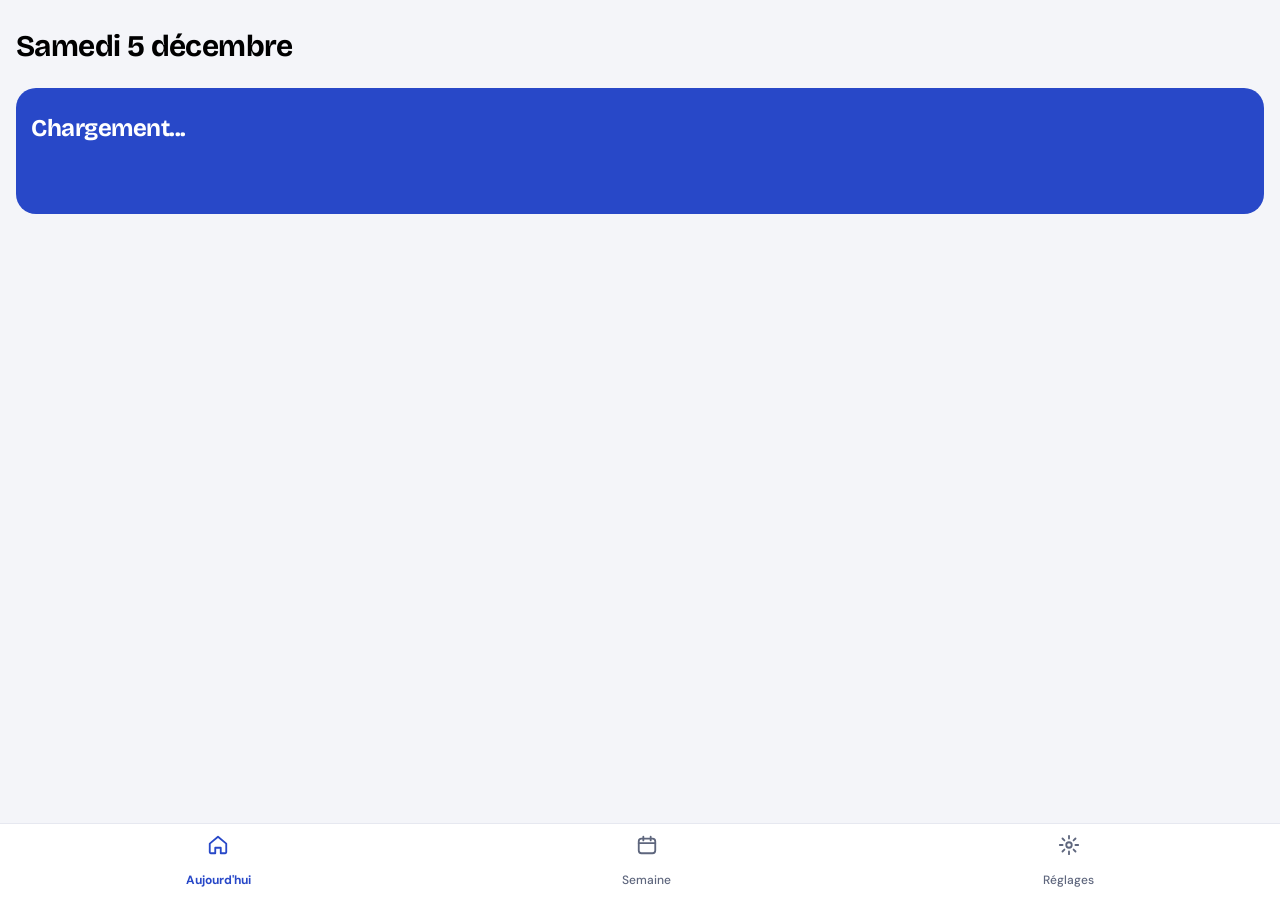
<file: front/index.html>
<!DOCTYPE html>
<html lang="fr">
<head>
    <meta charset="UTF-8">
    <meta name="viewport" content="width=device-width, initial-scale=1.0">
    <link rel="preconnect" href="https://fonts.googleapis.com">
    <link rel="preconnect" href="https://fonts.gstatic.com" crossorigin>
    <link href="https://fonts.googleapis.com/css2?family=Bricolage+Grotesque:opsz,wght@12..96,600;12..96,700;12..96,800&family=DM+Sans:opsz,wght@9..40,400;9..40,500;9..40,600;9..40,700&display=swap" rel="stylesheet">
    <link rel="icon" type="image/svg+xml" href="IMG/favicon-edutime.svg">
    <link rel="apple-touch-icon" href="IMG/LOGO.png">   
    <title>EduTime</title>
    <script>
        const savedTheme = localStorage.getItem('theme') || 'clair';
        document.documentElement.setAttribute('data-theme', savedTheme);
    </script>
    <link rel="stylesheet" href="style.css">

</head>
<body>
    <header>
        <p class="semaine">   </p>
        <p id="dateADJ" class="txt-dateADJ"></p>
    </header>

    <!-- voir pour afficher le prochain cour -->
    <section id="NextCour">
        <div class="container-etatCour">
            <p class="txtProchainCour"></p>
            <p class="salle"></p>
        </div>
        <p class="nomCour">Chargement...</p>
        <div id="infoProchainCour" class="loading">
            <div class="StyleInfoProchainCour">
                <p class="setting professeur"></p>
                <p id="removeS" class="setting">•</p>
                <p id="removeHD" class="setting heureDebut"></p>
                <p id="removeT" class="setting">-</p>
                <p id="removeHF" class="setting heureFin"></p>
            </div>
            <div id="removeBarre" class="barre"><div class="barre-remplie"></div></div>
            <div id="removeHBarre" class="containerHeureBarre">
                <p class="setting barreDebut"></p>
                <p class="setting barreFin"></p>
            </div>
            <hr id="hrProchain" class="remove">
            <div id="containerStatusNbTemps" class="remove">
                <p class="status"></p>
                <p class="nbTemps"></p>
            </div>
        </div>
    </section>

    <section id="jour" class="loading">
        <div id="removeContainerI" class="containerInfo">
            <p class="txtJournee">Ta journée</p>
            <p class="nbCourADJ"></p>
        </div>
        <div id="removeBarreJournee" class="barreJournee"><div class="barreJournee-remplie"></div></div>
        <div id="removeContainerHeure" class="containerHeureJournee">
            <p class="heureDebutJournee"></p>
            <p class="heureFinJournee"></p>
        </div>
    </section>
    <p id="txt-EDT" class="loading">Emploi du temps</p>
    <section id="EDTJour" class="loading">

    </section>

    <nav>
        <div>
            <a class="nav-lien actif" href="#">
                <svg xmlns="http://www.w3.org/2000/svg" width="22" height="22" viewBox="0 0 24 24" fill="none" stroke="currentColor" stroke-width="2" stroke-linecap="round" stroke-linejoin="round"><path d="M3 10.5 12 3l9 7.5V20a1 1 0 0 1-1 1h-5v-6H9v6H4a1 1 0 0 1-1-1z"/></svg>
                <p>Aujourd'hui</p>
            </a>
        </div>
        <div>
            <a class="nav-lien" href="semaine.html">
                <svg xmlns="http://www.w3.org/2000/svg" width="22" height="22" viewBox="0 0 24 24" fill="none" stroke="currentColor" stroke-width="2" stroke-linecap="round" stroke-linejoin="round"><rect x="3" y="5" width="18" height="16" rx="3"/><path d="M3 10h18M8 3v4M16 3v4"/></svg>
                <p>Semaine</p>
            </a>
        </div>
        <div>
            <a class="nav-lien" href="reglages.html">
                <svg xmlns="http://www.w3.org/2000/svg" width="22" height="22" viewBox="0 0 24 24" fill="none" stroke="currentColor" stroke-width="2" stroke-linecap="round" stroke-linejoin="round"><circle cx="12" cy="12" r="3"/><path d="M12 2v3M12 19v3M4.9 4.9l2.1 2.1M17 17l2.1 2.1M2 12h3M19 12h3M4.9 19.1 7 17M17 7l2.1-2.1"/></svg>
                <p>Réglages</p>
            </a>
        </div>
    </nav>

    <script src="Commun.js" defer></script>
    <script src="index.js" defer></script>
</body>
</body>
</html>
</file>
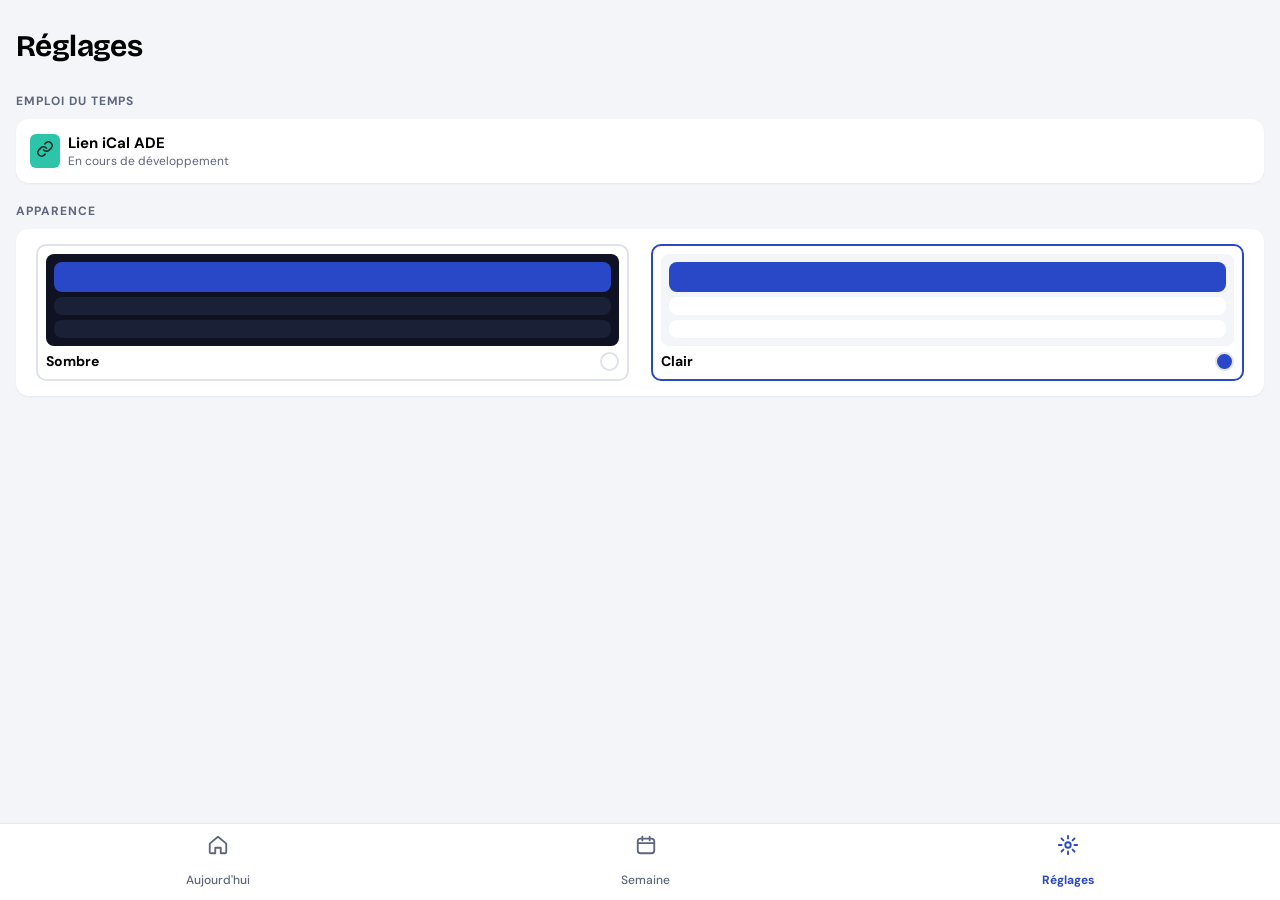
<file: front/reglages.html>
<!DOCTYPE html>
<html lang="fr">
<head>
    <meta charset="UTF-8">
    <meta name="viewport" content="width=device-width, initial-scale=1.0">
    <link rel="preconnect" href="https://fonts.googleapis.com">
    <link rel="preconnect" href="https://fonts.gstatic.com" crossorigin>
    <link href="https://fonts.googleapis.com/css2?family=Bricolage+Grotesque:opsz,wght@12..96,600;12..96,700;12..96,800&family=DM+Sans:opsz,wght@9..40,400;9..40,500;9..40,600;9..40,700&display=swap" rel="stylesheet">
    <link rel="icon" type="image/svg+xml" href="IMG/favicon-edutime.svg">
    <link rel="apple-touch-icon" href="IMG/LOGO.png">
    <title>EduTime</title>
    <script>
        const savedTheme = localStorage.getItem('theme') || 'clair';
        document.documentElement.setAttribute('data-theme', savedTheme);
    </script>
    <link rel="stylesheet" href="style.css">
</head>
<body>
    <header>
        <p class="txtReglage">Réglages</p>
    </header>

    <section>
        <p class="txtType">EMPLOI DU TEMPS</p>
        <div class="containerLienIcal">
            <div>
                <svg color="#062E27" xmlns="http://www.w3.org/2000/svg" width="18" height="18" viewBox="0 0 24 24" fill="none" stroke="currentColor" stroke-width="2" stroke-linecap="round" stroke-linejoin="round"><path d="M10 13a5 5 0 0 0 7.5.5l3-3a5 5 0 0 0-7-7l-1.7 1.7"/><path d="M14 11a5 5 0 0 0-7.5-.5l-3 3a5 5 0 0 0 7 7l1.7-1.7"/></svg>
            </div>
            <div>
                <p class="txtLien">Lien iCal ADE</p>
                <p class="txtLogin">En cours de développement</p>
            </div>
        </div>
    </section>

    <section>
        <p class="txtType apparence">APPARENCE</p>
        <div class="containerApparence">
            <button id="btn-sombre">
                <div id="sombre" class="containerAppS">
                    <div>
                        <span></span>
                        <span></span>
                        <span></span>
                    </div>
                    <div>
                        <p>Sombre</p>
                        <span id="cercleSombre"></span>
                    </div>
                </div>
            </button>
            <button id="btn-clair">
                <div id="clair" class="containerAppC">
                    <div>
                        <span></span>
                        <span></span>
                        <span></span>
                    </div>
                    <div>
                        <p>Clair</p>
                        <span id="cercleClair"></span>
                    </div>
                </div>
            </button>
        </div>
    </section>

    <nav>
        <div>
            <a class="nav-lien" href="index.html">
                <svg xmlns="http://www.w3.org/2000/svg" width="22" height="22" viewBox="0 0 24 24" fill="none" stroke="currentColor" stroke-width="2" stroke-linecap="round" stroke-linejoin="round"><path d="M3 10.5 12 3l9 7.5V20a1 1 0 0 1-1 1h-5v-6H9v6H4a1 1 0 0 1-1-1z"/></svg>
                <p>Aujourd'hui</p>
            </a>
        </div>
        <div>
            <a class="nav-lien" href="semaine.html">
                <svg xmlns="http://www.w3.org/2000/svg" width="22" height="22" viewBox="0 0 24 24" fill="none" stroke="currentColor" stroke-width="2" stroke-linecap="round" stroke-linejoin="round"><rect x="3" y="5" width="18" height="16" rx="3"/><path d="M3 10h18M8 3v4M16 3v4"/></svg>
                <p>Semaine</p>
            </a>
        </div>
        <div>
            <a class="nav-lien actif" href="#">
                <svg xmlns="http://www.w3.org/2000/svg" width="22" height="22" viewBox="0 0 24 24" fill="none" stroke="currentColor" stroke-width="2" stroke-linecap="round" stroke-linejoin="round"><circle cx="12" cy="12" r="3"/><path d="M12 2v3M12 19v3M4.9 4.9l2.1 2.1M17 17l2.1 2.1M2 12h3M19 12h3M4.9 19.1 7 17M17 7l2.1-2.1"/></svg>
                <p>Réglages</p>
            </a>
        </div>
    </nav>

    <script src="Commun.js" defer></script>
    <script src="reglages.js" defer></script>
</body>
</html>
</file>
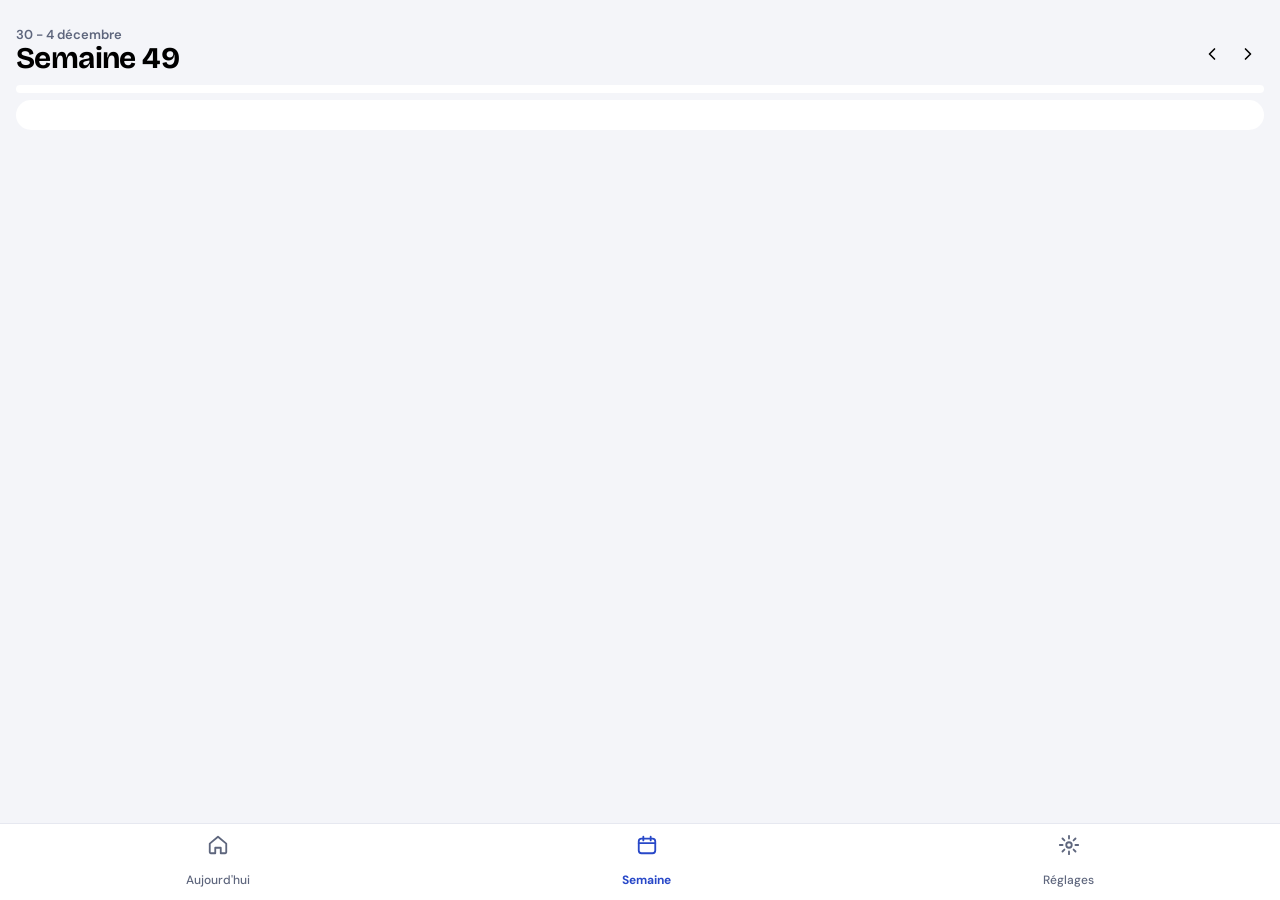
<file: front/semaine.html>
<!DOCTYPE html>
<html lang="fr">
<head>
    <meta charset="UTF-8">
    <meta name="viewport" content="width=device-width, initial-scale=1.0">
    <link rel="preconnect" href="https://fonts.googleapis.com">
    <link rel="preconnect" href="https://fonts.gstatic.com" crossorigin>
    <link href="https://fonts.googleapis.com/css2?family=Bricolage+Grotesque:opsz,wght@12..96,600;12..96,700;12..96,800&family=DM+Sans:opsz,wght@9..40,400;9..40,500;9..40,600;9..40,700&display=swap" rel="stylesheet">
    <link rel="icon" type="image/svg+xml" href="IMG/favicon-edutime.svg">
    <link rel="apple-touch-icon" href="IMG/LOGO.png">
    <title>EduTime</title>
    <script>
        const savedTheme = localStorage.getItem('theme') || 'clair';
        document.documentElement.setAttribute('data-theme', savedTheme);
    </script>
    <link rel="stylesheet" href="style.css">

</head>
<body>
    <header>
        <p id="duree"></p>
        <div id="containerFleche">
            <p id="titreSemaine"></p>
            <div>
                <button onclick="precedent()" class="btnSVG" >
                    <svg xmlns="http://www.w3.org/2000/svg" width="20" height="20" viewBox="0 0 24 24" fill="none" stroke="currentColor" stroke-width="2" stroke-linecap="round" stroke-linejoin="round"><path d="m15 18-6-6 6-6"/></svg>
                </button>
                <button onclick="suivant()" class="btnSVG" >
                    <svg  xmlns="http://www.w3.org/2000/svg" width="20" height="20" viewBox="0 0 24 24" fill="none" stroke="currentColor" stroke-width="2" stroke-linecap="round" stroke-linejoin="round"><path d="m9 18 6-6-6-6"/></svg>
                </button>
            </div>
        </div>

    </header>

    <div id="barreJours"></div>
    <section id="EDTJour">

    </section>


    <nav>
        <div>
            <a class="nav-lien" href="index.html">
                <svg xmlns="http://www.w3.org/2000/svg" width="22" height="22" viewBox="0 0 24 24" fill="none" stroke="currentColor" stroke-width="2" stroke-linecap="round" stroke-linejoin="round"><path d="M3 10.5 12 3l9 7.5V20a1 1 0 0 1-1 1h-5v-6H9v6H4a1 1 0 0 1-1-1z"/></svg>
                <p>Aujourd'hui</p>
            </a>
        </div>
        <div>
            <a class="nav-lien actif" href="semaine.html">
                <svg xmlns="http://www.w3.org/2000/svg" width="22" height="22" viewBox="0 0 24 24" fill="none" stroke="currentColor" stroke-width="2" stroke-linecap="round" stroke-linejoin="round"><rect x="3" y="5" width="18" height="16" rx="3"/><path d="M3 10h18M8 3v4M16 3v4"/></svg>
                <p>Semaine</p>
            </a>
        </div>
        <div>
            <a class="nav-lien" href="reglages.html">
                <svg xmlns="http://www.w3.org/2000/svg" width="22" height="22" viewBox="0 0 24 24" fill="none" stroke="currentColor" stroke-width="2" stroke-linecap="round" stroke-linejoin="round"><circle cx="12" cy="12" r="3"/><path d="M12 2v3M12 19v3M4.9 4.9l2.1 2.1M17 17l2.1 2.1M2 12h3M19 12h3M4.9 19.1 7 17M17 7l2.1-2.1"/></svg>
                <p>Réglages</p>
            </a>
        </div>
    </nav>

    <script src="Commun.js" defer></script>
    <script src="semaine.js" defer></script>
</body>
</html>
</file>
<file: front/style.css>
:root {
    --bg: #F4F5F9;
    --bgNavBar: #FFFFFF;
    --btnActif: #2848C8;
    --courCarte: #2848C8;
    --texte: #000000;
    --texte-secondaire: #5E667D;
    --bg-svg: #E8ECFB;
    --surface: #FFFFFF;
    --rail: #EEF0F6;
    --bordure: #DFE2EB;
    --ligne: #E6E8F0;
    --ombre: 0 1px 2px rgba(18, 26, 51, 0.06);
    --icone-svg: #2848C8;
    --nav-actif: #2848C8;

     /* Polices */
    --police-titre: 'Bricolage Grotesque', sans-serif;
    --police-texte: 'DM Sans', system-ui, sans-serif;

    /* Tailles des titres (Bricolage) */
    --titre-page: 30px;      
    --titre-cours: 24px;     
    --titre-jour: 20px;      
    --numero-jour: 19px;    
    --titre-section: 18px; 

    /* Tailles du texte (DM Sans) */
    --texte-groupe: 16px;  
    --texte-liste: 15px;    
    --texte-carte: 14px;    
    --texte-info: 13px;      
    --texte-petit: 12px;     
    --texte-mini: 11px;      
    --texte-micro: 10px;     

    /* Graisses */
    --graisse-normal: 400;
    --graisse-moyen: 500;
    --graisse-semi: 600;
    --graisse-gras: 700;

    /* Réglages des titres */
    --interligne-titre: 1.05;
    --espacement-titre: -0.02em;
    --espacement-majuscules: 0.08em;
}

html[data-theme="sombre"] {
    --bg: #0E1222;
    --bgNavBar: #0E1222;
    --texte: #F3F4F8;
    --texte-secondaire: #9AA3BA;
    --bg-svg: #232B4A;
    --surface: #1A2036;
    --rail: #262D47;
    --bordure: #2C3452;
    --ligne: #222944;
    --ombre: none;
    --icone-svg: #9DB0FF;
    --nav-actif: #FFFFFF;
}

.container-etatCour{
    display: flex;
    justify-content: space-between;
}


.txtProchainCour, .salle {
    font-family: var(--police-texte);
    font-size: var(--texte-petit);
    font-weight: var(--graisse-gras);
    text-transform: uppercase;
    letter-spacing: var(--espacement-majuscules);
    color: #FFFFFF;
}

.profnbTemps{
    display: flex;
    align-items: center;
    justify-content: space-between;
    color: rgba(255, 255, 255, 0.622);
}

/* Barre progression */
.barre {
    height: 4px; background: rgba(255, 255, 255, 0.25);
    border-radius: 10px;
}
.barre-remplie {
    height: 100%; background: white;
    border-radius: 10px;
}

.containerHeureBarre{
    display: flex;
    justify-content: space-between;
}

.barreDebut, .barreFin{
    margin: 0;
}
#cercleEtatE, #cercleEtatP{
    content: "";
    height: 8px;
    width: 8px;
    border-radius: 50%;
    border: none;
}

#cercleEtatE{
    background-color: #45D236;
}

#cercleEtatP{
    background-color: #FFD089;
}

#cercleEtatE {
    animation: pulse-animationEnCour 1s infinite;
}

#cercleEtatP{
    animation: pulse-animationProchainCour 1s infinite;
}

@keyframes pulse-animationEnCour{
    0% {
        box-shadow: 0 0 0 0px rgba(0, 0, 0, 0.2);
    }
    100% {
        box-shadow: 0 0 0 5px rgba(0, 0, 0, 0);
    }
    0% {
        box-shadow: 0 0 0 0px #86E57B;
    }
}


@keyframes pulse-animationProchainCour{
    0% {
        box-shadow: 0 0 0 0px rgba(0, 0, 0, 0.2);
    }
    100% {
        box-shadow: 0 0 0 5px rgba(0, 0, 0, 0);
    }
    0% {
        box-shadow: 0 0 0 0px #F9AF03;
    }
}





.status {
    font-family: var(--police-texte);
    font-size: var(--texte-carte);
    font-weight: var(--graisse-semi);
    color: rgba(255, 255, 255, 0.85);
    margin: 0;
}

/* Mobile */
.container {
    padding: 10px;
}
/* Header */
header{
    margin-top: -15px;
}


#dateADJ, .txtReglage{
    /* color: #5D5D7E; Couleur pour la semaine EX: SEMAINE44 */
    color: var(--texte);
    font-family: var(--police-titre);
    font-size: var(--titre-page);
    font-weight: var(--graisse-gras);
    line-height: var(--interligne-titre);
    letter-spacing: var(--espacement-titre);
}

.btnSVG{
    color: var(--texte);
    border: none;
    background-color: rgba(40, 72, 200, 0);
}

#containerFleche{
    display: flex;
    justify-content: space-between;
}

/* Carte Prochain COUR */

#NextCour{
    position: relative;
    overflow:  hidden; /* evite d'avoir des debordement chelou */
    background-color:  var(--courCarte);
    border-radius: 20px;
    padding: 15px;
    margin-top: -5px;
    display: flex;
    flex-direction: column;
    gap: 12px;
}

#NextCour p{
    margin: 0;
}

/*
#NextCour::before{
    content: "";
    width: 150px;
    height: 150px;
    border-radius: 50%;
    top: -60px;
    right: -80px;
    position: absolute; /*Permets de les extraire, sortir (eviter d'avoir des contrainte chiant) *//*
    background-color: rgba(255, 255, 255, 0.12);
}
#NextCour::after{
    content: "";
    width: 100px;
    height: 100px;
    border-radius: 50%;
    top: 160px;
    right: 280px;
    position: absolute; /*Permets de les extraire, sortir (eviter d'avoir des contrainte chiant) *//*
    background-color: rgba(255, 255, 255, 0.12);
}*/

.txtProchainCour{
    display: flex;
    align-items: center;
    gap: 7px;
    letter-spacing: var(--espacement-majuscules)
}

.nomCour{
    font-family: var(--police-titre);
    font-size: var(--titre-cours);
    font-weight: var(--graisse-gras);
    line-height: 1.1;
    letter-spacing: var(--espacement-titre);
    color: #FFFFFF;
}

/*TODO CARTE INFO */
.loading {
    opacity: 0;
    transform: translateY(10px);
}

#infoProchainCour {
    transition: 0.3s ease;
    display: flex;
    gap: 12px;
    flex-direction: column;
}

.StyleInfoProchainCour {
    display: flex;
    align-items: center;
    gap: 6px;
}

.setting {
    font-family: var(--police-texte);
    font-size: var(--texte-carte);
    font-weight: var(--graisse-normal);
    color: rgba(255, 255, 255, 0.85);
}

.ImgSize{
    height: 30%;
    width: 30%;
}

.nbTemps {
    font-family: var(--police-titre);
    font-size: var(--titre-jour);
    font-weight: var(--graisse-gras);
    letter-spacing: var(--espacement-titre);
    color: #FFFFFF;
    margin: 2px;
}

body {
    background-color: var(--bg);
    color: var(--texte);
    font-family: sans-serif; /*voir police par la suite */
    margin: 0;
    padding: 16px;
    padding-bottom: 90px;
}

/* Stats */
#Stat{
    display: grid;
    grid-template-columns: repeat(3, 1fr);
    gap: 12px;
    margin-top: 9px;
}

/*.txt-courRestant, .txt-CoursAujourdhui, .txt-heureRestant{
    margin-top: -10px;
    color: rgba(255, 255, 255, 0.397);
}*/

/* Ccour du jour */

.emploiDuJour{
    background-color: #272741a2;
    border-radius: 20px;
    padding: 10px;
    margin-top: 11px;
}

.ADJSpan{
    color: rgba(255, 255, 255, 0.616);
    font-weight: bold;
}

.cartecontenu{
    display: flex;
    border-left: 2px solid rgb(26, 115, 232);
    margin-top: 10px;
    padding-left: 10px;
    border-radius: 4px;
}

.carte-badge{
    background-color: rgba(26, 115, 232, 0.233);
    padding-left: 8px;
    padding-right: 8px;
    border-radius: 15px;
}

.carte-titre{
    font-weight: bold;
}

.carte-droite{
    display: flex;
    flex-direction: column;
    justify-content: center;
    align-items: center;
}

hr{
    margin: 0;
    border: none;
    border-top: 1px solid rgba(255, 255, 255, 0.22);
    width: 100%;
}


.week{
    color: white;
    text-align: center;
}


#jour{
    padding: 15px;
    border-radius: 15px;
    margin-top: 15px;
    background-color: var(--surface);
    display: flex;
    flex-direction: column;
    gap: 10px;
}

.heureFinJournee, .heureDebutJournee{
    color: var(--texte);
}

.heureDebutJournee, .heureFinJournee{
    display: flex;
    justify-content: space-between;
    font-family: var(--police-texte);
    font-size: var(--texte-mini);
    font-weight: var(--graisse-semi);
    color: var(--texte-secondaire);
}

.containerHeureJournee p {
    margin: 0;
}

.containerHeureJournee{
    display: flex;
    justify-content: space-between;
}

.containerInfo{
    display: flex;
    justify-content: space-between;
}

.txtJournee{
    font-family: var(--police-texte);
    font-size: var(--texte-carte);
    font-weight: var(--graisse-gras);
    color: var(--texte);
    margin: 0;
}

.nbCourADJ{
    font-family: var(--police-texte);
    font-size: var(--texte-petit);
    font-weight: var(--graisse-normal);
    color: var(--texte-secondaire);
    margin: 0;
}

.barreJournee{
    height: 10px;
    background: var(--rail);
    border-radius: 10px;
}

.barreJournee-remplie{
    height: 100%;
    background-color: #2848C8;
    border-radius: 10px;

}

.txt{
    font-family: var(--police-texte);
    font-size: var(--texte-liste);
    font-weight: var(--graisse-gras);
    color: var(--texte);
    margin: 0;
}

.txt-gray{
    font-family: var(--police-texte);
    font-size: var(--texte-petit);
    font-weight: var(--graisse-normal);
    color: var(--texte-secondaire);
    margin: 0;
}

#jour.reprise{
    display: flex;
    flex-direction: row;
    align-items: center;
    gap: 10px;
}

.containerSVG{
    background-color: var(--bg-svg);
    color: var(--icone-svg);
    border-radius: 8px;
    padding: 8px;
}

#EDTJour{
    padding: 15px;
    border-radius: 15px;
    margin-top: 7px;
    background-color: var(--surface);
    display: flex;
    flex-direction: column;
    gap: 15px;
    font-variant-numeric: tabular-nums;
}



#EDTJour .pasDeCours{
    display: flex;
    align-items: center;
    gap: 12px;
}

#EDTJour .container-EDT{
    display: flex;
    gap: 10px;
    align-items: center;
    overflow: hidden; /* Corrigé par la suite TODO */

}

#EDTJour .containerHeure{
    display: flex;
    flex-direction: column;
}

#EDTJour .edt-debut {
    font-family: var(--police-texte);
    font-size: var(--texte-info);
    font-weight: var(--graisse-gras);
    color: var(--texte);
    margin: 0;
}

#EDTJour .edt-fin {
    font-family: var(--police-texte);
    font-size: var(--texte-mini);
    font-weight: var(--graisse-moyen);
    color: var(--texte-secondaire);
    margin: 0;
}

#EDTJour .edt-titre {
    font-family: var(--police-texte);
    font-size: var(--texte-liste);
    font-weight: var(--graisse-gras);
    color: var(--texte);
    margin: 0;
    white-space: nowrap;
    overflow: hidden;
    text-overflow: ellipsis;
}



#EDTJour .edt-infos {
    font-family: var(--police-texte);
    font-size: var(--texte-petit);
    font-weight: var(--graisse-normal);
    color: var(--texte-secondaire);
    margin: 0;
}

#EDTJour .barreM{
    width: 3px;
    border-radius: 5px;
    align-self: stretch;
    flex-shrink: 0;
}

#txt-EDT{
    padding-top: 14px;
    padding-left: 3px;
    font-family: var(--police-titre);
    font-size: var(--titre-section);
    font-weight: var(--graisse-gras);
    color: var(--texte);
    margin: 0;
}

/* PC ensuite */
@media (min-width: 768px) {
    .container {
        padding: 40px;
        max-width: 1200px;
        margin: auto;
    }
}


.remove{
    display: none;
}

#EDTJour.remove {
    display: none;
}

nav{
    background-color: var(--bgNavBar);
    color: var(--texte);
    display: flex;
    position: fixed;
    bottom: 0;
    left: 0;
    right: 0;
    padding-top: 10px;
    border-top: 1px solid var(--ligne);
    justify-content: space-around;
    align-items: center;
}

nav .nav-lien {
    display: flex;
    flex-direction: column;
    align-items: center;
    gap: 4px;
    font-family: var(--police-texte);
    font-size: var(--texte-petit);
    font-weight: var(--graisse-moyen);
    color: var(--texte-secondaire);
    text-decoration: none;
}

nav .nav-lien.actif {
    font-weight: var(--graisse-gras);
    color: var(--nav-actif);
}

.containerLienIcal{
    display: flex;
    background-color: var(--surface);
    border-radius: 13px;
    box-shadow: var(--ombre);
    border: none;
    align-items: center;
    padding: 14px;
    gap: 8px;
}

.txtLien{
    font-family: var(--police-texte);
    font-size: var(--texte-liste);
    font-weight: var(--graisse-gras);
    color: var(--texte);
    margin: 0;
}

.txtLogin{
    font-family: var(--police-texte);
    font-size: var(--texte-petit);
    font-weight: var(--graisse-normal);
    color: var(--texte-secondaire);
    margin: 0;
}

.containerLienIcal div:nth-child(1){
    background-color: #2ec4a9;
    border-radius: 6px;
    padding: 6px;
}

.txtType{
    font-family: var(--police-texte);
    font-size: var(--texte-petit);
    font-weight: var(--graisse-gras);
    text-transform: uppercase;
    letter-spacing: var(--espacement-majuscules);
    color: var(--texte-secondaire);
    margin: 0;
    margin-bottom: 10px;
}

.apparence{
    margin-top: 20px;
}

.containerAppS div:nth-child(1){
    padding: 8px;
    border: 2px #e0e3ec;
    background-color: #0e1222;
    border-radius: 8px;
    overflow: hidden;
}

.containerAppS div:nth-child(1) span:nth-child(1){
    display: block;
    background-color: #2848C8;
    height: 30px;
    border-radius: 8px;
    width: 100%;
}

.containerAppS div:nth-child(1) span:nth-child(2), .containerAppS div:nth-child(1) span:nth-child(3){
    display: block;
    background-color: #1a2036;
    height: 18px;
    border-radius: 8px;
    width: 100%;
    margin-top: 5px;
}

.containerApparence{
    background-color: var(--surface);
    border-radius: 13px;
    box-shadow: var(--ombre);
    border: none;
    padding: 14px;
    display: grid;
    grid-template-columns: repeat(2, minmax(0, 1fr));
    gap: 10px;
}

.containerAppS{
    display: flex;
    flex-direction: column;
    border: var(--bordure) 2px solid;
    border-radius: 10px;
    padding: 8px;
}

.containerAppS div:nth-child(2){
    display: flex;
    align-items: center;
    margin-top: 6px;
    justify-content: space-between;
}

.containerAppS div:nth-child(2) p{
    font-family: var(--police-texte);
    font-size: var(--texte-carte);
    font-weight: var(--graisse-gras);
    color: var(--texte);
    margin: 0;

}

.containerAppS div:nth-child(2) span{
    display: block;
    height: 15px;
    width: 15px;
    border-radius: 50%;
    border: solid 2px var(--bordure);
}

.containerAppC div:nth-child(1){
    padding: 8px;
    border: 2px #e0e3ec;
    background-color: #F4F5F9;
    border-radius: 8px;
    overflow: hidden;
}

.containerAppC div:nth-child(1) span:nth-child(1){
    display: block;
    background-color: #2848C8;
    height: 30px;
    border-radius: 8px;
    width: 100%;
}

.containerAppC div:nth-child(1) span:nth-child(2), .containerAppC div:nth-child(1) span:nth-child(3){
    display: block;
    background-color: #FFFFFF;
    height: 18px;
    border-radius: 8px;
    width: 100%;
    margin-top: 5px;
}

.containerAppC{
    display: flex;
    flex-direction: column;
    border: var(--bordure) 2px solid;
    border-radius: 10px;
    padding: 8px;
}

.containerAppC div:nth-child(2){
    display: flex;
    align-items: center;
    margin-top: 6px;
    justify-content: space-between;
}

.containerAppC div:nth-child(2) p{
    font-family: var(--police-texte);
    font-size: var(--texte-carte);
    font-weight: var(--graisse-gras);
    color: var(--texte);
    margin: 0;

}

.containerAppC div:nth-child(2) span{
    display: block;
    height: 15px;
    width: 15px;
    border-radius: 50%;
    border: solid 2px var(--bordure);
}

button{
    background-color: rgba(255, 255, 255, 0);
    border: none;
}

.modeChoisi{
    border: #2848c8 2px solid;
}

.modeChosiCercle{
    border: #2848c8 2px solid;
    background-color: #2848C8;
}

#duree{
    padding-top: 25px;
    font-family: var(--police-texte);
    font-size: var(--texte-info);
    font-weight: var(--graisse-semi);
    color: var(--texte-secondaire);
    margin: 0;
}

#titreSemaine{
    font-family: var(--police-titre);
    font-size: var(--titre-page);
    font-weight: var(--graisse-gras);
    line-height: var(--interligne-titre);
    letter-spacing: var(--espacement-titre);
    color: var(--texte);
    margin: 0;
}

#barreJours{
    margin-top: 10px;
    background-color: var(--surface); /* Je sais plus comment s'appelle la variable avec la couleur  */
    border-radius: 9px;
    display: flex;
    align-items: center;
    justify-content: space-around;
    padding-top: 4px;
    padding-bottom: 4px;
}

#barreJours button{
    display: flex;
    flex-direction: column;
    align-items: center;
    justify-content: center;
    width: 54px;
    height: 50px;

}

.num{
    font-family: var(--police-titre);
    font-size: var(--numero-jour);
    font-weight: var(--graisse-gras);
}

.jour{
    font-family: var(--police-texte);
    font-size: var(--texte-mini);
    font-weight: var(--graisse-gras);
    text-transform: uppercase;
    opacity: 0.75;
}

.jourActif{
    background-color: #2848C8;
    color: white;
    border-radius: 9px;
}
</file>
